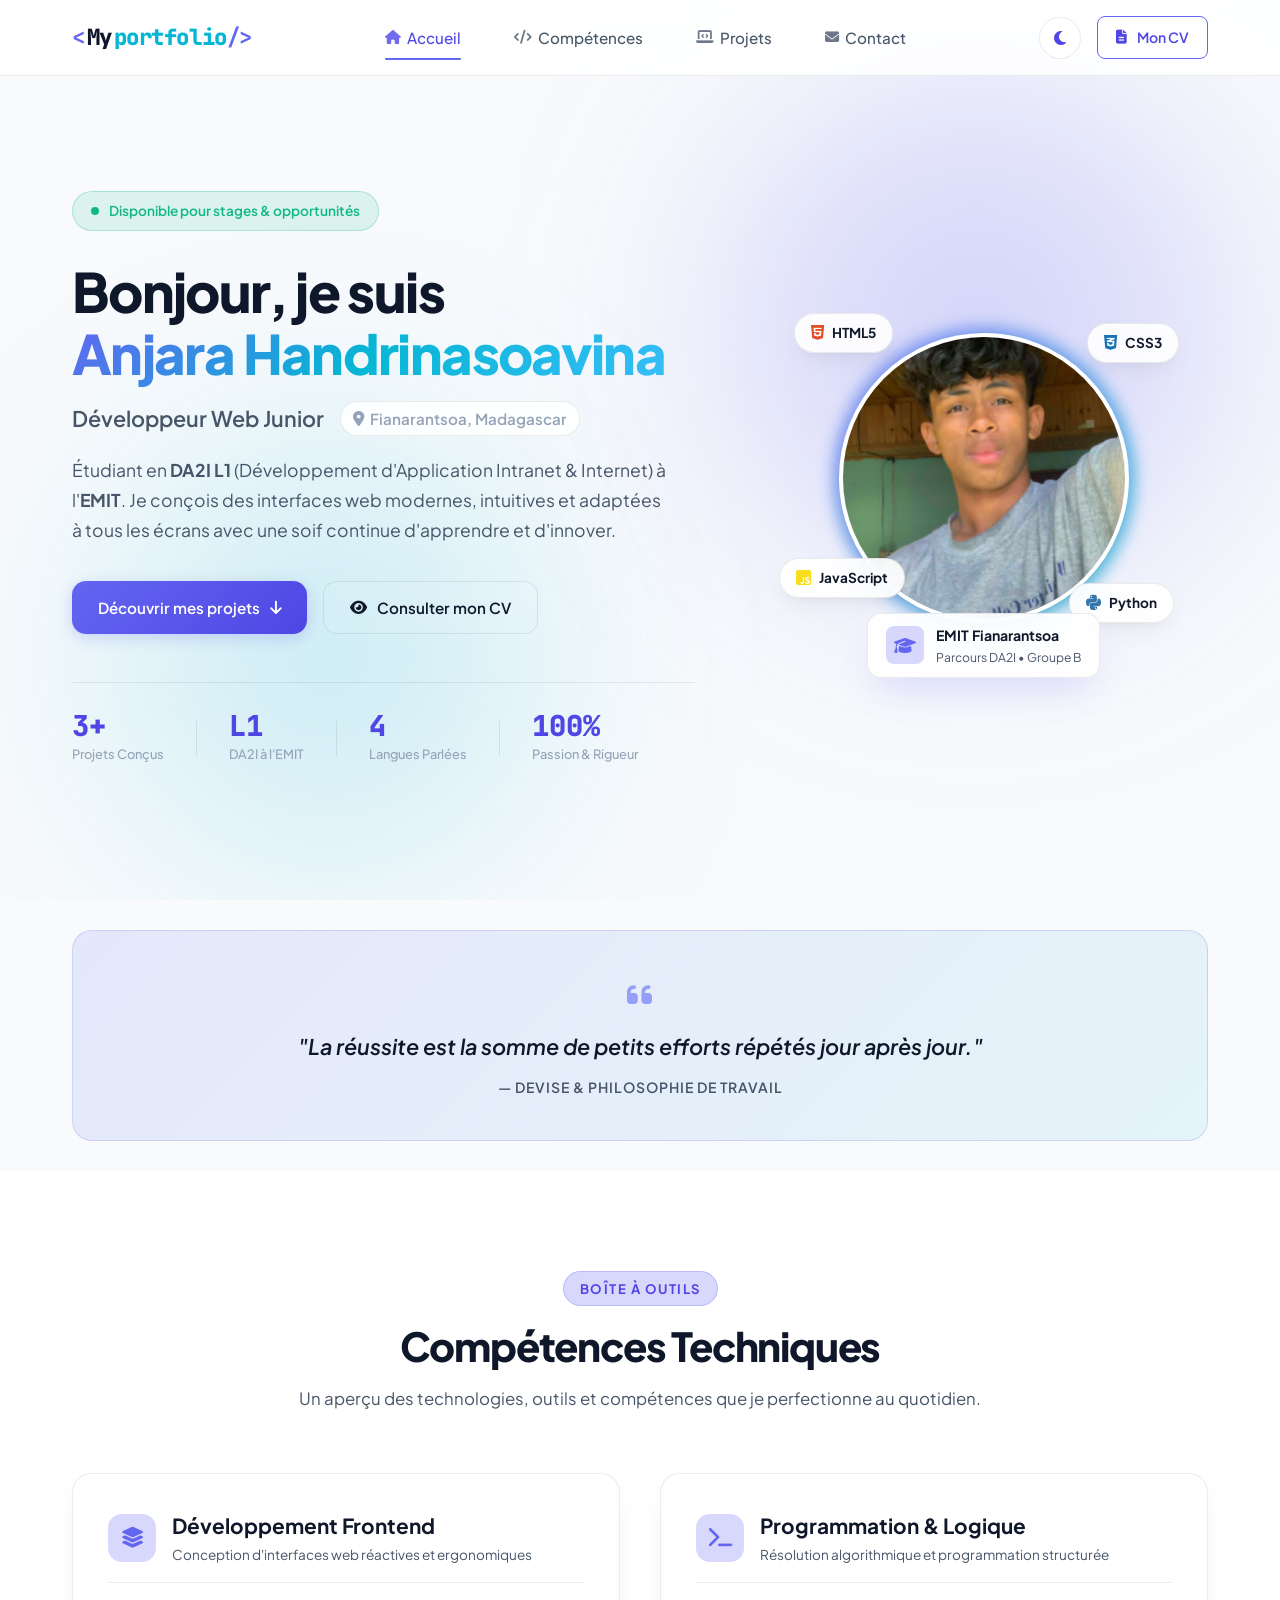
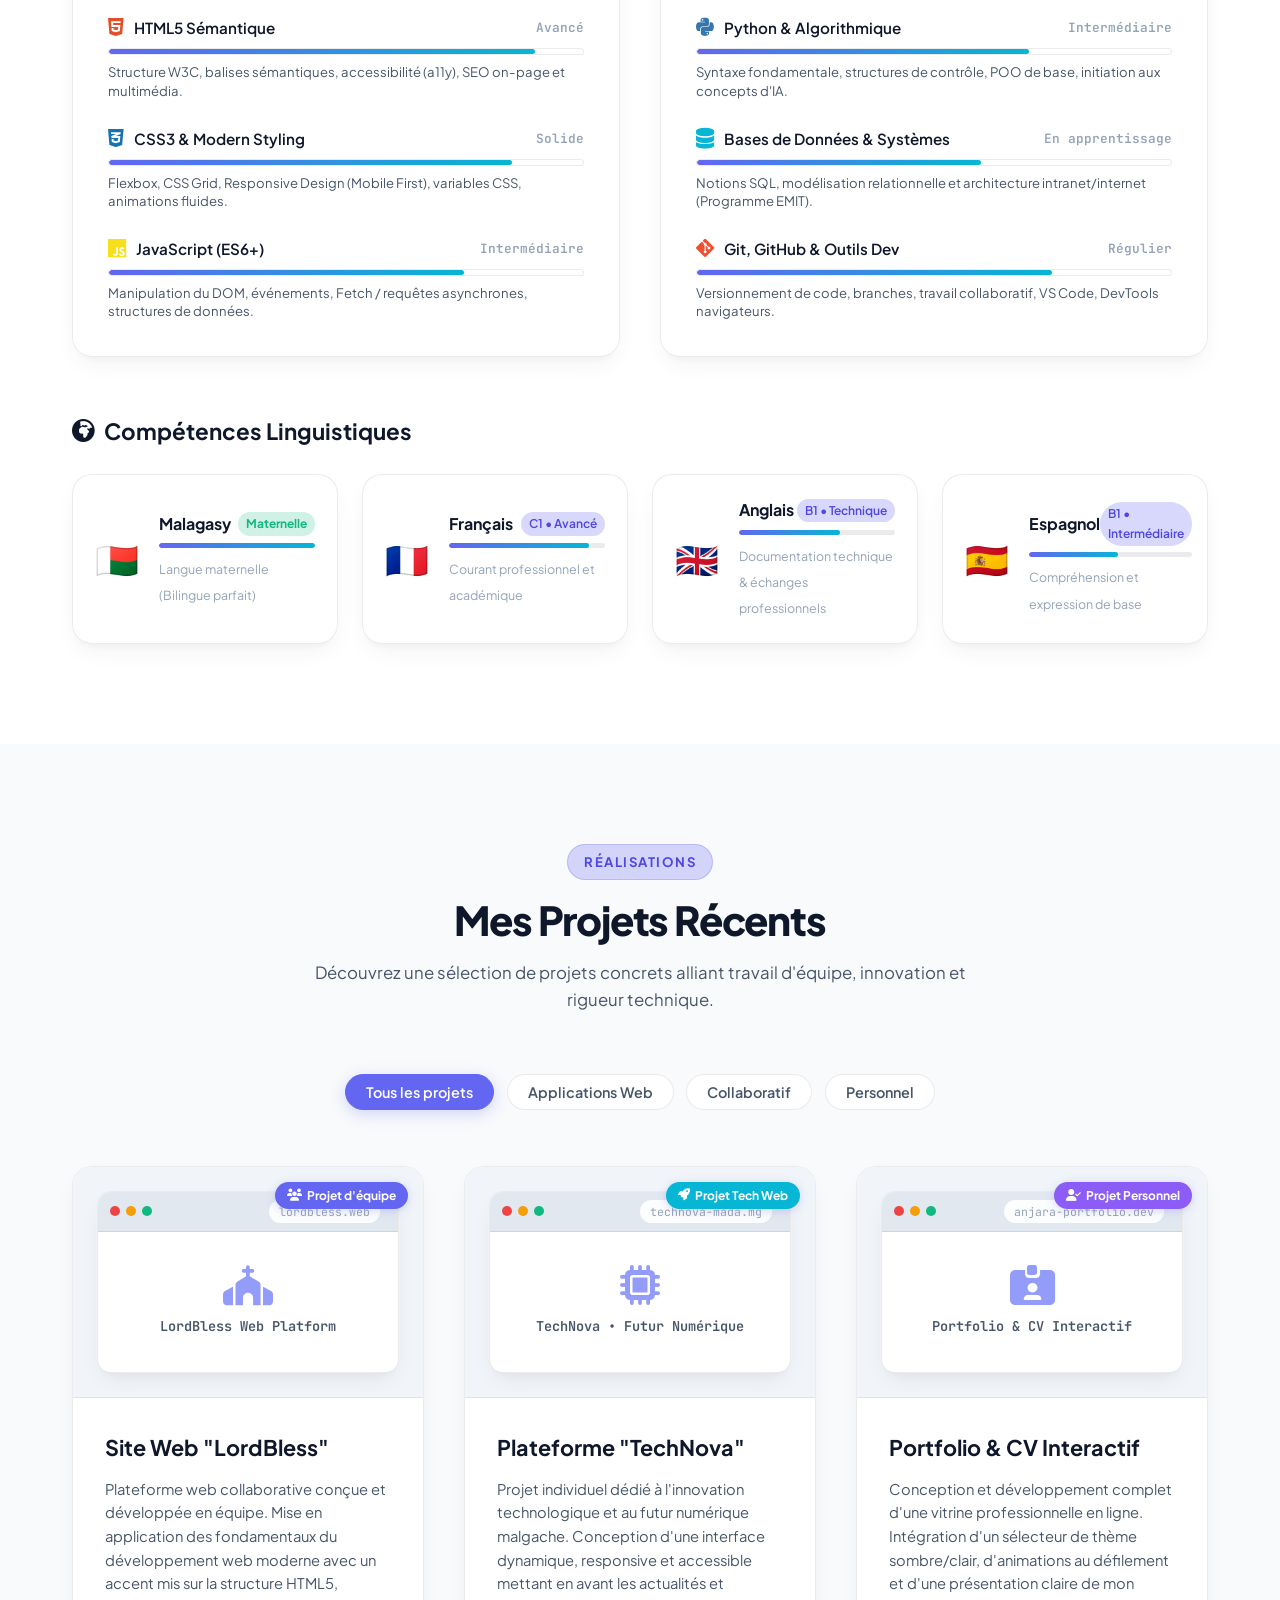
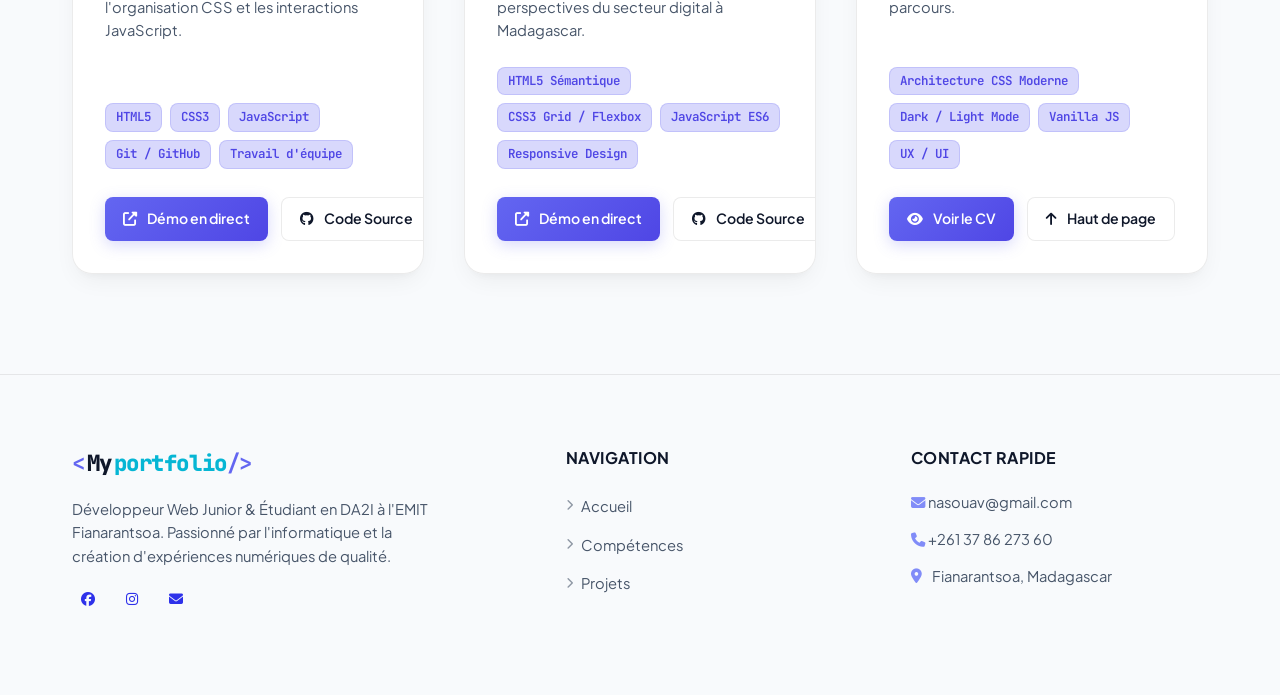
<file: index.html>
<!DOCTYPE html>
<html lang="fr" data-theme="dark">
<head>
    <meta charset="UTF-8">
    <meta name="viewport" content="width=device-width, initial-scale=1.0">
    <title>Anjara Handrinasoavina | Développeur Web Junior & Étudiant DA2I</title>
    <meta name="description" content="Portfolio d'Anjara Handrinasoavina, développeur web junior et étudiant en DA2I à l'EMIT Fianarantsoa. Découvrez mes projets, compétences et contactez-moi pour un stage ou une opportunité.">
    <meta name="keywords" content="Anjara Handrinasoavina, Développeur Web Junior, DA2I, EMIT, Fianarantsoa, Madagascar, HTML, CSS, JavaScript, Python, Portfolio">
    <meta name="author" content="Anjara Handrinasoavina">
    <meta property="og:type" content="website">
    <meta property="og:title" content="Anjara Handrinasoavina | Développeur Web Junior">
    <meta property="og:description" content="Développeur Web Junior passionné par la création d'expériences web modernes et performantes.">
    <meta property="og:image" content="photo_my.jfif">
    <link rel="preconnect" href="https://fonts.googleapis.com">
    <link rel="preconnect" href="https://fonts.gstatic.com" crossorigin>
    <link href="https://fonts.googleapis.com/css2?family=Plus+Jakarta+Sans:wght@300;400;500;600;700;800&family=JetBrains+Mono:wght@400;500;600&display=swap" rel="stylesheet">
    <link rel="stylesheet" href="https://cdnjs.cloudflare.com/ajax/libs/font-awesome/6.5.1/css/all.min.css">
    <link rel="stylesheet" href="anjara.css">
</head>
<body>

    <div id="toast" class="toast" role="status" aria-live="polite">
        <i class="fas fa-check-circle toast-icon"></i>
        <span id="toast-message">Copié dans le presse-papiers !</span>
    </div>

    <header class="navbar" id="navbar">
        <div class="nav-container">
            <a href="#accueil" class="brand-logo" aria-label="Accueil">
                <span class="logo-bracket">&lt;</span><span class="logo-name">My</span><span class="logo-dot">portfolio</span><span class="logo-bracket"> /&gt;</span>
            </a>

            <nav class="nav-menu" id="navMenu">
                <a href="#accueil" class="nav-link active"><i class="fas fa-home"></i> Accueil</a>
                <a href="#competences" class="nav-link"><i class="fas fa-code"></i> Compétences</a>
                <a href="#projets" class="nav-link"><i class="fas fa-laptop-code"></i> Projets</a>
                <a href="#contact" class="nav-link"><i class="fas fa-envelope"></i> Contact</a>
                <div class="mobile-nav-cta">
                    <a href="cvanjara.html" class="btn btn-outline btn-sm"><i class="fas fa-file-alt"></i> Mon CV</a>
                </div>
            </nav>

            <div class="nav-actions">
                <button class="theme-toggle" id="themeToggle" title="Changer de thème (Clair / Sombre)" aria-label="Changer de thème">
                    <i class="fas fa-sun sun-icon"></i>
                    <i class="fas fa-moon moon-icon"></i>
                </button>

                <a href="cvanjara.html" class="btn btn-outline btn-sm desktop-only">
                    <i class="fas fa-file-alt"></i> Mon CV
                </a>

                <button class="menu-toggle" id="menuToggle" aria-label="Ouvrir le menu" aria-expanded="false">
                    <span class="bar"></span>
                    <span class="bar"></span>
                    <span class="bar"></span>
                </button>
            </div>
        </div>
    </header>

    <div class="nav-overlay" id="navOverlay"></div>

    <main>
        <section id="accueil" class="acceuil-section">
            <div class="acceuil-glow glow-1"></div>
            <div class="acceuil-glow glow-2"></div>

            <div class="container acceuil-container">
                <div class="acceuil-text-content">
                    <div class="status-badge">
                        <span class="status-pulse"></span>
                        <span>Disponible pour stages & opportunités</span>
                    </div>

                    <h1 class="acceuil-title">
                        Bonjour, je suis <br>
                        <span class="text-gradient">Anjara Handrinasoavina</span>
                    </h1>

                    <h2 class="acceuil-subtitle">
                        <span class="typing-text">Développeur Web Junior</span>
                        <span class="acceuil-location"><i class="fas fa-map-marker-alt"></i> Fianarantsoa, Madagascar</span>
                    </h2>

                    <p class="acceuil-description">
                        Étudiant en <strong>DA2I L1</strong> (Développement d'Application Intranet & Internet) à l'<strong>EMIT</strong>.
                        Je conçois des interfaces web modernes, intuitives et adaptées à tous les écrans avec une soif continue d'apprendre et d'innover.
                    </p>

                    <div class="acceuil-cta-group">
                        <a href="#projets" class="btn btn-primary">
                            <span>Découvrir mes projets</span>
                            <i class="fas fa-arrow-down"></i>
                        </a>
                        <a href="cvanjara.html" class="btn btn-glass">
                            <i class="fas fa-eye"></i>
                            <span>Consulter mon CV</span>
                        </a>
                    </div>

                    <div class="acceuil-stats">
                        <div class="stat-item">
                            <span class="stat-number">3+</span>
                            <span class="stat-label">Projets Conçus</span>
                        </div>
                        <div class="stat-divider"></div>
                        <div class="stat-item">
                            <span class="stat-number">L1</span>
                            <span class="stat-label">DA2I à l'EMIT</span>
                        </div>
                        <div class="stat-divider"></div>
                        <div class="stat-item">
                            <span class="stat-number">4</span>
                            <span class="stat-label">Langues Parlées</span>
                        </div>
                        <div class="stat-divider"></div>
                        <div class="stat-item">
                            <span class="stat-number">100%</span>
                            <span class="stat-label">Passion & Rigueur</span>
                        </div>
                    </div>
                </div>

                <div class="acceuil-visual">
                    <div class="profile-card-wrapper">
                        <div class="floating-pill pill-html">
                            <i class="fab fa-html5"></i> <span>HTML5</span>
                        </div>
                        <div class="floating-pill pill-css">
                            <i class="fab fa-css3-alt"></i> <span>CSS3</span>
                        </div>
                        <div class="floating-pill pill-js">
                            <i class="fab fa-js-square"></i> <span>JavaScript</span>
                        </div>
                        <div class="floating-pill pill-python">
                            <i class="fab fa-python"></i> <span>Python</span>
                        </div>

                        <div class="profile-frame">
                            <div class="profile-border-glow"></div>
                            <div class="profile-img-box">
                                <img src="photo_my.jfif" alt="Anjara Handrinasoavina - Développeur Web Junior" class="profile-img" onerror="this.onerror=null; this.src='data:image/svg+xml;utf8,<svg xmlns=\'http://www.w3.org/2000/svg\' width=\'300\' height=\'300\' viewBox=\'0 0 100 100\'><circle cx=\'50\' cy=\'50\' r=\'50\' fill=\'%233b82f6\'/><text x=\'50\' y=\'58\' font-size=\'36\' font-family=\'sans-serif\' font-weight=\'bold\' fill=\'%23ffffff\' text-anchor=\'middle\'>AH</text></svg>';">
                            </div>
                        </div>

                        <div class="floating-status-card">
                            <div class="status-icon"><i class="fas fa-graduation-cap"></i></div>
                            <div>
                                <div class="status-title">EMIT Fianarantsoa</div>
                                <div class="status-sub">Parcours DA2I • Groupe B</div>
                            </div>
                        </div>
                    </div>
                </div>
            </div>
        </section>

        <section class="philosophy-section">
            <div class="container">
                <div class="philosophy-card">
                    <div class="quote-icon"><i class="fas fa-quote-left"></i></div>
                    <blockquote class="quote-text">
                        "La réussite est la somme de petits efforts répétés jour après jour."
                    </blockquote>
                    <div class="quote-author">— Devise & Philosophie de Travail</div>
                </div>
            </div>
        </section>

        <section id="competences" class="section bg-surface">
            <div class="container">
                <div class="section-header">
                    <span class="section-pill">Boîte à outils</span>
                    <h2 class="section-title">Compétences Techniques</h2>
                    <p class="section-subtitle">Un aperçu des technologies, outils et compétences que je perfectionne au quotidien.</p>
                </div>

                <div class="skills-categories-grid">
                    <div class="glass-card skill-box">
                        <div class="skill-box-header">
                            <div class="skill-cat-icon"><i class="fas fa-layer-group"></i></div>
                            <div>
                                <h3>Développement Frontend</h3>
                                <p class="cat-desc">Conception d'interfaces web réactives et ergonomiques</p>
                            </div>
                        </div>

                        <div class="skill-items-list">
                            <div class="skill-detail-item">
                                <div class="skill-info">
                                    <div class="skill-brand">
                                        <i class="fab fa-html5 brand-icon html-color"></i>
                                        <span class="skill-name">HTML5 Sémantique</span>
                                    </div>
                                    <span class="skill-level-text">Avancé</span>
                                </div>
                                <div class="skill-progress-bar">
                                    <div class="skill-fill" style="width: 90%;"></div>
                                </div>
                                <p class="skill-note">Structure W3C, balises sémantiques, accessibilité (a11y), SEO on-page et multimédia.</p>
                            </div>

                            <div class="skill-detail-item">
                                <div class="skill-info">
                                    <div class="skill-brand">
                                        <i class="fab fa-css3-alt brand-icon css-color"></i>
                                        <span class="skill-name">CSS3 & Modern Styling</span>
                                    </div>
                                    <span class="skill-level-text">Solide</span>
                                </div>
                                <div class="skill-progress-bar">
                                    <div class="skill-fill" style="width: 85%;"></div>
                                </div>
                                <p class="skill-note">Flexbox, CSS Grid, Responsive Design (Mobile First), variables CSS, animations fluides.</p>
                            </div>

                            <div class="skill-detail-item">
                                <div class="skill-info">
                                    <div class="skill-brand">
                                        <i class="fab fa-js brand-icon js-color"></i>
                                        <span class="skill-name">JavaScript (ES6+)</span>
                                    </div>
                                    <span class="skill-level-text">Intermédiaire</span>
                                </div>
                                <div class="skill-progress-bar">
                                    <div class="skill-fill" style="width: 75%;"></div>
                                </div>
                                <p class="skill-note">Manipulation du DOM, événements, Fetch / requêtes asynchrones, structures de données.</p>
                            </div>
                        </div>
                    </div>

                    <div class="glass-card skill-box">
                        <div class="skill-box-header">
                            <div class="skill-cat-icon"><i class="fas fa-terminal"></i></div>
                            <div>
                                <h3>Programmation & Logique</h3>
                                <p class="cat-desc">Résolution algorithmique et programmation structurée</p>
                            </div>
                        </div>

                        <div class="skill-items-list">
                            <div class="skill-detail-item">
                                <div class="skill-info">
                                    <div class="skill-brand">
                                        <i class="fab fa-python brand-icon python-color"></i>
                                        <span class="skill-name">Python & Algorithmique</span>
                                    </div>
                                    <span class="skill-level-text">Intermédiaire</span>
                                </div>
                                <div class="skill-progress-bar">
                                    <div class="skill-fill" style="width: 70%;"></div>
                                </div>
                                <p class="skill-note">Syntaxe fondamentale, structures de contrôle, POO de base, initiation aux concepts d'IA.</p>
                            </div>

                            <div class="skill-detail-item">
                                <div class="skill-info">
                                    <div class="skill-brand">
                                        <i class="fas fa-database brand-icon db-color"></i>
                                        <span class="skill-name">Bases de Données & Systèmes</span>
                                    </div>
                                    <span class="skill-level-text">En apprentissage</span>
                                </div>
                                <div class="skill-progress-bar">
                                    <div class="skill-fill" style="width: 60%;"></div>
                                </div>
                                <p class="skill-note">Notions SQL, modélisation relationnelle et architecture intranet/internet (Programme EMIT).</p>
                            </div>

                            <div class="skill-detail-item">
                                <div class="skill-info">
                                    <div class="skill-brand">
                                        <i class="fab fa-git-alt brand-icon git-color"></i>
                                        <span class="skill-name">Git, GitHub & Outils Dev</span>
                                    </div>
                                    <span class="skill-level-text">Régulier</span>
                                </div>
                                <div class="skill-progress-bar">
                                    <div class="skill-fill" style="width: 75%;"></div>
                                </div>
                                <p class="skill-note">Versionnement de code, branches, travail collaboratif, VS Code, DevTools navigateurs.</p>
                            </div>
                        </div>
                    </div>
                </div>

                <div class="languages-block">
                    <h3 class="languages-title"><i class="fas fa-globe-africa"></i> Compétences Linguistiques</h3>
                    
                    <div class="languages-cards-grid">
                        <div class="glass-card lang-card">
                            <div class="lang-flag-indicator">🇲🇬</div>
                            <div class="lang-content">
                                <div class="lang-header">
                                    <span class="lang-title">Malagasy</span>
                                    <span class="lang-badge-native">Maternelle</span>
                                </div>
                                <div class="lang-bar"><span class="lang-level-fill" style="width: 100%;"></span></div>
                                <span class="lang-desc">Langue maternelle (Bilingue parfait)</span>
                            </div>
                        </div>

                        <div class="glass-card lang-card">
                            <div class="lang-flag-indicator">🇫🇷</div>
                            <div class="lang-content">
                                <div class="lang-header">
                                    <span class="lang-title">Français</span>
                                    <span class="lang-badge-level">C1 • Avancé</span>
                                </div>
                                <div class="lang-bar"><span class="lang-level-fill" style="width: 90%;"></span></div>
                                <span class="lang-desc">Courant professionnel et académique</span>
                            </div>
                        </div>

                        <div class="glass-card lang-card">
                            <div class="lang-flag-indicator">🇬🇧</div>
                            <div class="lang-content">
                                <div class="lang-header">
                                    <span class="lang-title">Anglais</span>
                                    <span class="lang-badge-level">B1 • Technique</span>
                                </div>
                                <div class="lang-bar"><span class="lang-level-fill" style="width: 65%;"></span></div>
                                <span class="lang-desc">Documentation technique & échanges professionnels</span>
                            </div>
                        </div>

                        <div class="glass-card lang-card">
                            <div class="lang-flag-indicator">🇪🇸</div>
                            <div class="lang-content">
                                <div class="lang-header">
                                    <span class="lang-title">Espagnol</span>
                                    <span class="lang-badge-level">B1 • Intermédiaire</span>
                                </div>
                                <div class="lang-bar"><span class="lang-level-fill" style="width: 55%;"></span></div>
                                <span class="lang-desc">Compréhension et expression de base</span>
                            </div>
                        </div>
                    </div>
                </div>
            </div>
        </section>

        <section id="projets" class="section">
            <div class="container">
                <div class="section-header">
                    <span class="section-pill">Réalisations</span>
                    <h2 class="section-title">Mes Projets Récents</h2>
                    <p class="section-subtitle">Découvrez une sélection de projets concrets alliant travail d'équipe, innovation et rigueur technique.</p>
                </div>

                <div class="projects-filter">
                    <button class="filter-btn active" data-filter="all">Tous les projets</button>
                    <button class="filter-btn" data-filter="web">Applications Web</button>
                    <button class="filter-btn" data-filter="team">Collaboratif</button>
                    <button class="filter-btn" data-filter="personal">Personnel</button>
                </div>

                <div class="projects-grid">
                    <article class="glass-card project-card" data-category="web team">
                        <div class="project-banner">
                            <div class="project-preview-mockup mockup-lordbless">
                                <div class="mockup-header">
                                    <span class="dot red"></span>
                                    <span class="dot yellow"></span>
                                    <span class="dot green"></span>
                                    <span class="mockup-url">lordbless.web</span>
                                </div>
                                <div class="mockup-body">
                                    <i class="fas fa-church mockup-icon"></i>
                                    <div class="mockup-label">LordBless Web Platform</div>
                                </div>
                            </div>
                            <span class="project-category-badge"><i class="fas fa-users"></i> Projet d'équipe</span>
                        </div>

                        <div class="project-details">
                            <h3 class="project-name">Site Web "LordBless"</h3>
                            <p class="project-description">
                                Plateforme web collaborative conçue et développée en équipe. Mise en application des fondamentaux du développement web moderne avec un accent mis sur la structure HTML5, l'organisation CSS et les interactions JavaScript.
                            </p>

                            <div class="project-tech-tags">
                                <span class="tech-tag">HTML5</span>
                                <span class="tech-tag">CSS3</span>
                                <span class="tech-tag">JavaScript</span>
                                <span class="tech-tag">Git / GitHub</span>
                                <span class="tech-tag">Travail d'équipe</span>
                            </div>

                            <div class="project-actions">
                                <a href="https://laatr34.github.io/LordBless/" target="_blank" rel="noopener noreferrer" class="btn btn-primary btn-sm">
                                    <i class="fas fa-external-link-alt"></i> Démo en direct
                                </a>
                                <a href="https://github.com/AnjaraHandrinasoavina" target="_blank" rel="noopener noreferrer" class="btn btn-secondary btn-sm" title="Consulter le profil GitHub">
                                    <i class="fab fa-github"></i> Code Source
                                </a>
                            </div>
                        </div>
                    </article>

                    <article class="glass-card project-card" data-category="web personal">
                        <div class="project-banner">
                            <div class="project-preview-mockup mockup-technova">
                                <div class="mockup-header">
                                    <span class="dot red"></span>
                                    <span class="dot yellow"></span>
                                    <span class="dot green"></span>
                                    <span class="mockup-url">technova-mada.mg</span>
                                </div>
                                <div class="mockup-body">
                                    <i class="fas fa-microchip mockup-icon"></i>
                                    <div class="mockup-label">TechNova • Futur Numérique</div>
                                </div>
                            </div>
                            <span class="project-category-badge badge-tech"><i class="fas fa-rocket"></i> Projet Tech Web</span>
                        </div>

                        <div class="project-details">
                            <h3 class="project-name">Plateforme "TechNova"</h3>
                            <p class="project-description">
                                Projet individuel dédié à l'innovation technologique et au futur numérique malgache. Conception d'une interface dynamique, responsive et accessible mettant en avant les actualités et perspectives du secteur digital à Madagascar.
                            </p>

                            <div class="project-tech-tags">
                                <span class="tech-tag">HTML5 Sémantique</span>
                                <span class="tech-tag">CSS3 Grid / Flexbox</span>
                                <span class="tech-tag">JavaScript ES6</span>
                                <span class="tech-tag">Responsive Design</span>
                            </div>

                            <div class="project-actions">
                                <a href="https://anjarahandrinasoavina.github.io/TechNova/" target="_blank" rel="noopener noreferrer" class="btn btn-primary btn-sm">
                                    <i class="fas fa-external-link-alt"></i> Démo en direct
                                </a>
                                <a href="https://github.com/AnjaraHandrinasoavina/TechNova" target="_blank" rel="noopener noreferrer" class="btn btn-secondary btn-sm" title="Dépôt GitHub du projet">
                                    <i class="fab fa-github"></i> Code Source
                                </a>
                            </div>
                        </div>
                    </article>

                    <article class="glass-card project-card" data-category="web personal">
                        <div class="project-banner">
                            <div class="project-preview-mockup mockup-portfolio">
                                <div class="mockup-header">
                                    <span class="dot red"></span>
                                    <span class="dot yellow"></span>
                                    <span class="dot green"></span>
                                    <span class="mockup-url">anjara-portfolio.dev</span>
                                </div>
                                <div class="mockup-body">
                                    <i class="fas fa-id-card-alt mockup-icon"></i>
                                    <div class="mockup-label">Portfolio & CV Interactif</div>
                                </div>
                            </div>
                            <span class="project-category-badge badge-personal"><i class="fas fa-user-check"></i> Projet Personnel</span>
                        </div>

                        <div class="project-details">
                            <h3 class="project-name">Portfolio & CV Interactif</h3>
                            <p class="project-description">
                                Conception et développement complet d'une vitrine professionnelle en ligne. Intégration d'un sélecteur de thème sombre/clair, d'animations au défilement et d'une présentation claire de mon parcours.
                            </p>

                            <div class="project-tech-tags">
                                <span class="tech-tag">Architecture CSS Moderne</span>
                                <span class="tech-tag">Dark / Light Mode</span>
                                <span class="tech-tag">Vanilla JS</span>
                                <span class="tech-tag">UX / UI</span>
                            </div>

                            <div class="project-actions">
                                <a href="cvanjara.html" class="btn btn-primary btn-sm">
                                    <i class="fas fa-eye"></i> Voir le CV
                                </a>
                                <a href="#accueil" class="btn btn-secondary btn-sm">
                                    <i class="fas fa-arrow-up"></i> Haut de page
                                </a>
                            </div>
                        </div>
                    </article>

                </div>
            </div>
        </section>
    </main>

    <section id="contact">
        <footer class="footer">
        <div class="container footer-container">
            <div  class="footer-top">
                <div class="footer-brand">
                    <a href="#accueil" class="brand-logo">
                        <span class="logo-bracket">&lt;</span><span class="logo-name">My</span><span class="logo-dot">portfolio</span><span class="logo-bracket"> /&gt;</span>
                    </a>
                    <p class="footer-desc">
                        Développeur Web Junior & Étudiant en DA2I à l'EMIT Fianarantsoa. Passionné par l'informatique et la création d'expériences numériques de qualité.
                    </p>
                    <div class="footer-socials">
                        <a href="https://web.facebook.com/handrinasoavina.anjara" target="_blank" aria-label="Facebook"><i class="fa-brands fa-facebook"></i></a>
                        <a href="https://www.instagram.com/handrinasoavina_nh/" target="_blank" aria-label="Instagram"><i class="fa-brands fa-instagram"></i></a>
                        <a href="mailto:nasouav@gmail.com" target="_blank" aria-label="envelope"><i class="fa-solid fa-envelope"></i></a>
                    </div>
                </div>

                <div class="footer-nav">
                    <h4 class="footer-heading">Navigation</h4>
                    <ul class="footer-links">
                        <li><a href="#accueil"><i class="fas fa-chevron-right"></i> Accueil</a></li>
                        <li><a href="#competences"><i class="fas fa-chevron-right"></i> Compétences</a></li>
                        <li><a href="#projets"><i class="fas fa-chevron-right"></i> Projets</a></li>
                    </ul>
                </div>

                <div class="footer-contact">
                    <h4 class="footer-heading">Contact Rapide</h4>
                    <p><a href="mailto:nasouav@gmail.com"><i class="fas fa-envelope"></i> nasouav@gmail.com</a></p>
                    <p><a href="tel:+261378627360"><i class="fas fa-phone"></i> +261 37 86 273 60</a></p>
                    <p><i class="fas fa-map-marker-alt"></i> Fianarantsoa, Madagascar</p>
                </div>
            </div>
        </div>
        </footer>
    </section>
    <button class="back-to-top" id="backToTop" aria-label="Retour en haut de page" title="Retour en haut">
        <i class="fas fa-arrow-up"></i>
    </button>

    <script src="anjara.js"></script>
</body>
</html>
</file>
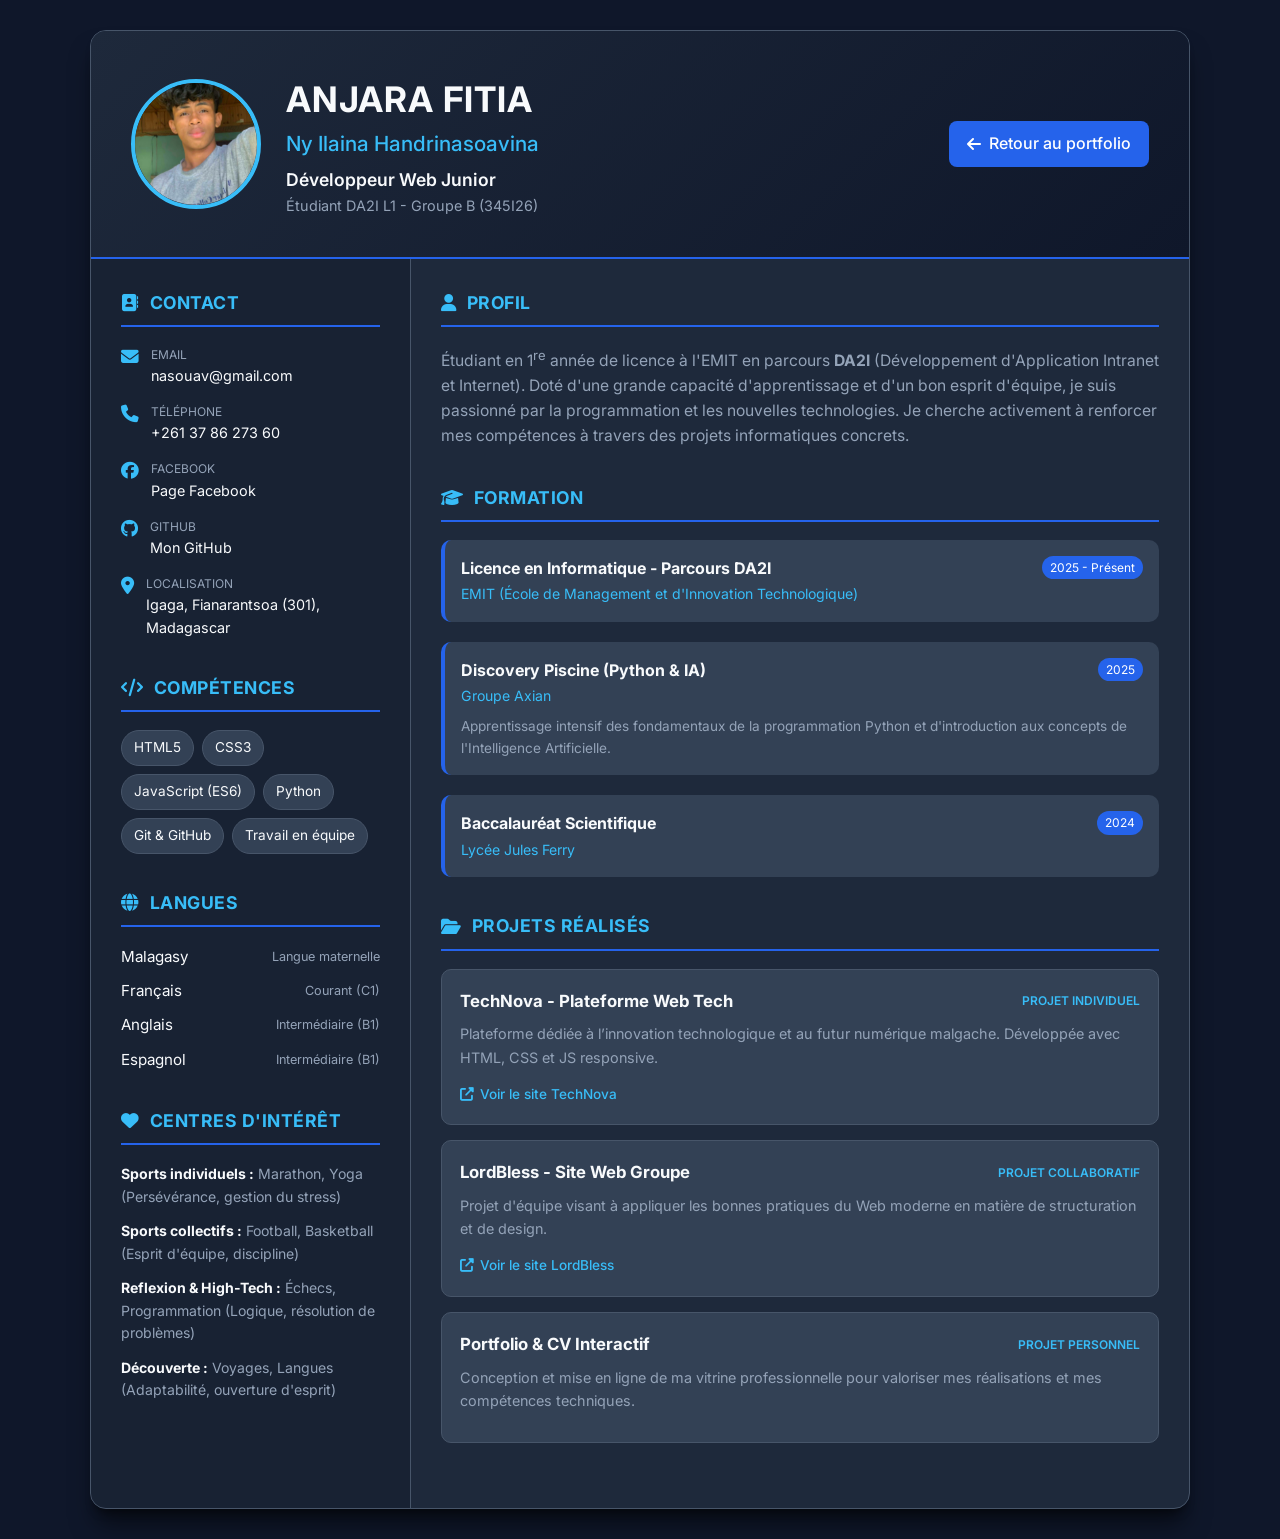
<file: cvanjara.html>
<!DOCTYPE html>
<html lang="fr">
<head>
    <meta charset="UTF-8">
    <meta name="viewport" content="width=device-width, initial-scale=1.0">
    <title>CV | Anjara Fitia Ny Ilaina Handrinasoavina</title>
    <link rel="preconnect" href="https://fonts.googleapis.com">
    <link rel="preconnect" href="https://fonts.gstatic.com" crossorigin>
    <link href="https://fonts.googleapis.com/css2?family=Inter:wght@300;400;500;600;700&display=swap" rel="stylesheet">
    <link rel="stylesheet" href="https://cdnjs.cloudflare.com/ajax/libs/font-awesome/6.4.0/css/all.min.css">
    <link rel="stylesheet" href="cvanjara.css">
</head>
<body>

    <div class="cv-wrapper">
        <header class="cv-header">
            <div class="header-content">
                <div class="profile-img-container">
                    <img src="photo_my.jfif" alt="Photo de profil" class="profile-img">
                </div>
                <div class="header-text">
                    <h1>ANJARA FITIA</h1>
                    <h2>Ny Ilaina Handrinasoavina</h2>
                    <p class="tagline">Développeur Web Junior</p>
                    <p class="status">Étudiant DA2I L1 - Groupe B (345I26)</p>
                </div>
            </div>
            <div class="back-link">
                <a href="index.html" class="btn-back"><i class="fas fa-arrow-left"></i> Retour au portfolio</a>
            </div>
        </header>

        <div class="cv-grid">
            <aside class="sidebar">
                <section class="cv-section">
                    <h3><i class="fas fa-address-book"></i> CONTACT</h3>
                    <ul class="contact-list">
                        <li>
                            <i class="fas fa-envelope"></i>
                            <div>
                                <span>Email</span>
                                <a href="mailto:nasouav@gmail.com">nasouav@gmail.com</a>
                            </div>
                        </li>
                        <li>
                            <i class="fas fa-phone"></i>
                            <div>
                                <span>Téléphone</span>
                                <a href="tel:+261378627360">+261 37 86 273 60</a>
                            </div>
                        </li>
                        <li>
                            <i class="fab fa-facebook"></i>
                            <div>
                                <span>Facebook</span>
                                <a href="https://www.facebook.com/handrinasoavina.anjara" target="_blank">Page Facebook</a>
                            </div>
                        </li>
                        <li>
                            <i class="fab fa-github"></i>
                            <div>
                                <span>GitHub</span>
                                <a href="https://github.com/AnjaraHandrinasoavina" target="_blank">Mon GitHub</a>
                            </div>
                        </li>
                        <li>
                            <i class="fas fa-map-marker-alt"></i>
                            <div>
                                <span>Localisation</span>
                                <p>Igaga, Fianarantsoa (301), Madagascar</p>
                            </div>
                        </li>
                    </ul>
                </section>

                <section class="cv-section">
                    <h3><i class="fas fa-code"></i> COMPÉTENCES</h3>
                    <div class="skills-tags">
                        <span class="tag">HTML5</span>
                        <span class="tag">CSS3</span>
                        <span class="tag">JavaScript (ES6)</span>
                        <span class="tag">Python</span>
                        <span class="tag">Git & GitHub</span>
                        <span class="tag">Travail en équipe</span>
                    </div>
                </section>

                <section class="cv-section">
                    <h3><i class="fas fa-globe"></i> LANGUES</h3>
                    <ul class="languages-list">
                        <li><span>Malagasy</span> <small>Langue maternelle</small></li>
                        <li><span>Français</span> <small>Courant (C1)</small></li>
                        <li><span>Anglais</span> <small>Intermédiaire (B1)</small></li>
                        <li><span>Espagnol</span> <small>Intermédiaire (B1)</small></li>
                    </ul>
                </section>

                <section class="cv-section">
                    <h3><i class="fas fa-heart"></i> CENTRES D'INTÉRÊT</h3>
                    <ul class="interests-list">
                        <li><strong>Sports individuels :</strong> Marathon, Yoga (Persévérance, gestion du stress)</li>
                        <li><strong>Sports collectifs :</strong> Football, Basketball (Esprit d'équipe, discipline)</li>
                        <li><strong>Reflexion & High-Tech :</strong> Échecs, Programmation (Logique, résolution de problèmes)</li>
                        <li><strong>Découverte :</strong> Voyages, Langues (Adaptabilité, ouverture d'esprit)</li>
                    </ul>
                </section>
            </aside>

            <main class="main-content">
                <section class="cv-section">
                    <h3><i class="fas fa-user"></i> PROFIL</h3>
                    <p class="profile-desc">
                        Étudiant en 1<sup>re</sup> année de licence à l'EMIT en parcours <strong>DA2I</strong> (Développement d'Application Intranet et Internet). Doté d'une grande capacité d'apprentissage et d'un bon esprit d'équipe, je suis passionné par la programmation et les nouvelles technologies. Je cherche activement à renforcer mes compétences à travers des projets informatiques concrets.
                    </p>
                </section>

                <section class="cv-section">
                    <h3><i class="fas fa-graduation-cap"></i> FORMATION</h3>
                    <div class="timeline-cv">
                        <div class="item">
                            <div class="item-header">
                                <h4>Licence en Informatique - Parcours DA2I</h4>
                                <span class="badge-date">2025 - Présent</span>
                            </div>
                            <p class="institution">EMIT (École de Management et d'Innovation Technologique)</p>
                        </div>

                        <div class="item">
                            <div class="item-header">
                                <h4>Discovery Piscine (Python & IA)</h4>
                                <span class="badge-date">2025</span>
                            </div>
                            <p class="institution">Groupe Axian</p>
                            <p class="item-desc">Apprentissage intensif des fondamentaux de la programmation Python et d'introduction aux concepts de l'Intelligence Artificielle.</p>
                        </div>

                        <div class="item">
                            <div class="item-header">
                                <h4>Baccalauréat Scientifique</h4>
                                <span class="badge-date">2024</span>
                            </div>
                            <p class="institution">Lycée Jules Ferry</p>
                        </div>
                    </div>
                </section>

                <section class="cv-section">
                    <h3><i class="fas fa-folder-open"></i> PROJETS RÉALISÉS</h3>
                    <div class="projects-cv-grid">
                        <div class="project-cv-card">
                            <div class="project-cv-header">
                                <h4>TechNova - Plateforme Web Tech</h4>
                                <span class="project-type">Projet Individuel</span>
                            </div>
                            <p>Plateforme dédiée à l’innovation technologique et au futur numérique malgache. Développée avec HTML, CSS et JS responsive.</p>
                            <a href="https://anjarahandrinasoavina.github.io/TechNova/" target="_blank" class="project-link"><i class="fas fa-external-link-alt"></i> Voir le site TechNova</a>
                        </div>

                        <div class="project-cv-card">
                            <div class="project-cv-header">
                                <h4>LordBless - Site Web Groupe</h4>
                                <span class="project-type">Projet Collaboratif</span>
                            </div>
                            <p>Projet d'équipe visant à appliquer les bonnes pratiques du Web moderne en matière de structuration et de design.</p>
                            <a href="https://laatr34.github.io/LordBless/" target="_blank" class="project-link"><i class="fas fa-external-link-alt"></i> Voir le site LordBless</a>
                        </div>

                        <div class="project-cv-card">
                            <div class="project-cv-header">
                                <h4>Portfolio & CV Interactif</h4>
                                <span class="project-type">Projet Personnel</span>
                            </div>
                            <p>Conception et mise en ligne de ma vitrine professionnelle pour valoriser mes réalisations et mes compétences techniques.</p>
                        </div>
                    </div>
                </section>
            </main>
        </div>
    </div>

</body>
</html>
</file>
<file: anjara.css>
:root {
    --primary: #6366f1;
    --primary-light: #818cf8;
    --primary-dark: #4f46e5;
    --primary-glow: rgba(99, 102, 241, 0.25);

    --secondary: #06b6d4;
    --secondary-glow: rgba(6, 182, 212, 0.2);

    --accent: #10b981;
    --accent-glow: rgba(16, 185, 129, 0.2);

    --warning: #f59e0b;
    --danger: #ef4444;
    --font-sans: 'Plus Jakarta Sans', system-ui, -apple-system, sans-serif;
    --font-mono: 'JetBrains Mono', monospace;
    --radius-sm: 8px;
    --radius-md: 14px;
    --radius-lg: 20px;
    --radius-full: 9999px;
    --transition-fast: 0.2s cubic-bezier(0.4, 0, 0.2, 1);
    --transition-normal: 0.3s cubic-bezier(0.4, 0, 0.2, 1);
    --transition-slow: 0.5s cubic-bezier(0.4, 0, 0.2, 1);
    --nav-height: 76px;
    --container-width: 1200px;
}

[data-theme="dark"] {
    --bg-body: #0a0f1d;
    --bg-surface: #0f172a;
    --bg-card: rgba(17, 24, 39, 0.75);
    --bg-card-hover: rgba(31, 41, 55, 0.85);
    --bg-glass: rgba(15, 23, 42, 0.82);
    --bg-input: #131d33;

    --border-subtle: rgba(255, 255, 255, 0.08);
    --border-hover: rgba(99, 102, 241, 0.4);

    --text-main: #f8fafc;
    --text-muted: #94a3b8;
    --text-dim: #64748b;

    --shadow-card: 0 10px 30px -10px rgba(0, 0, 0, 0.5);
    --shadow-hover: 0 20px 40px -15px rgba(99, 102, 241, 0.25);
    --card-glow: 0 0 25px rgba(99, 102, 241, 0.12);

    --mockup-bg: #090e1a;
    --mockup-bar: #141c2e;
    --bg-contact-icon: #9294F6;
    --bg-contact: #000000;
}

[data-theme="light"] {
    --bg-body: #f8fafc;
    --bg-surface: #ffffff;
    --bg-card: rgba(255, 255, 255, 0.9);
    --bg-card-hover: #ffffff;
    --bg-glass: rgba(255, 255, 255, 0.88);
    --bg-input: #f1f5f9;

    --border-subtle: rgba(0, 0, 0, 0.08);
    --border-hover: rgba(99, 102, 241, 0.4);

    --text-main: #0f172a;
    --text-muted: #475569;
    --text-dim: #94a3b8;

    --shadow-card: 0 10px 25px -5px rgba(0, 0, 0, 0.06), 0 8px 10px -6px rgba(0, 0, 0, 0.04);
    --shadow-hover: 0 20px 35px -10px rgba(99, 102, 241, 0.18);
    --card-glow: 0 0 20px rgba(99, 102, 241, 0.08);

    --mockup-bg: #f1f5f9;
    --mockup-bar: #e2e8f0;

    --bg-contact-icon: #2E31EA;
    --bg-contact: #f8fafc;
}

*, *::before, *::after {
    margin: 0;
    padding: 0;
    box-sizing: border-box;
}

html {
    scroll-behavior: smooth;
    font-size: 16px;
}

body {
    font-family: var(--font-sans);
    background-color: var(--bg-body);
    color: var(--text-main);
    line-height: 1.65;
    overflow-x: hidden;
    transition: background-color var(--transition-normal), color var(--transition-normal);
}

::selection {
    background-color: var(--primary);
    color: #ffffff;
}

a {
    text-decoration: none;
    color: inherit;
    transition: var(--transition-fast);
}

img {
    max-width: 100%;
    height: auto;
    display: block;
}

button, input, textarea {
    font-family: inherit;
    font-size: inherit;
}

.container {
    width: 100%;
    max-width: var(--container-width);
    margin-left: auto;
    margin-right: auto;
    padding-left: 2rem;
    padding-right: 2rem;
}

.section {
    padding: 100px 0;
    position: relative;
}

.bg-surface {
    background-color: var(--bg-surface);
}

.section-header {
    text-align: center;
    max-width: 700px;
    margin: 0 auto 60px;
}

.section-pill {
    display: inline-block;
    padding: 6px 16px;
    background: var(--primary-glow);
    color: var(--primary-light);
    border: 1px solid rgba(99, 102, 241, 0.25);
    font-size: 0.82rem;
    font-weight: 700;
    text-transform: uppercase;
    letter-spacing: 1.5px;
    border-radius: var(--radius-full);
    margin-bottom: 1rem;
}

[data-theme="light"] .section-pill {
    color: var(--primary-dark);
}

.section-title {
    font-size: 2.5rem;
    font-weight: 800;
    letter-spacing: -0.03em;
    line-height: 1.2;
    margin-bottom: 1rem;
    color: var(--text-main);
}

.section-subtitle {
    font-size: 1.05rem;
    color: var(--text-muted);
    line-height: 1.6;
}

.text-gradient {
    background: linear-gradient(135deg, #6366f1 0%, #06b6d4 50%, #38bdf8 100%);
    -webkit-background-clip: text;
    -webkit-text-fill-color: transparent;
}

.glass-card {
    background-color: var(--bg-card);
    backdrop-filter: blur(14px);
    -webkit-backdrop-filter: blur(14px);
    border: 1px solid var(--border-subtle);
    border-radius: var(--radius-lg);
    padding: 2.2rem;
    box-shadow: var(--shadow-card);
    transition: var(--transition-normal);
    position: relative;
}

.glass-card:hover {
    border-color: var(--border-hover);
    box-shadow: var(--shadow-hover);
    transform: translateY(-4px);
}

.btn {
    display: inline-flex;
    align-items: center;
    justify-content: center;
    gap: 10px;
    padding: 13px 26px;
    font-size: 0.95rem;
    font-weight: 600;
    border-radius: var(--radius-md);
    cursor: pointer;
    border: none;
    outline: none;
    transition: var(--transition-fast);
    white-space: nowrap;
}

.btn-sm {
    padding: 9px 18px;
    font-size: 0.88rem;
    border-radius: var(--radius-sm);
}

.btn-block {
    width: 100%;
}

.btn-primary {
    background: linear-gradient(135deg, var(--primary) 0%, var(--primary-dark) 100%);
    color: #ffffff;
    box-shadow: 0 4px 15px var(--primary-glow);
}

.btn-primary:hover {
    transform: translateY(-2px);
    box-shadow: 0 8px 25px var(--primary-glow);
    color: #ffffff;
}

.btn-secondary {
    background: var(--bg-card);
    color: var(--text-main);
    border: 1px solid var(--border-subtle);
}

.btn-secondary:hover {
    background: var(--bg-card-hover);
    border-color: var(--border-hover);
    transform: translateY(-2px);
}

.btn-glass {
    background: rgba(255, 255, 255, 0.06);
    color: var(--text-main);
    border: 1px solid var(--border-subtle);
    backdrop-filter: blur(8px);
}

.btn-glass:hover {
    background: rgba(255, 255, 255, 0.12);
    border-color: var(--primary);
    transform: translateY(-2px);
}

.btn-outline {
    background: transparent;
    color: var(--primary-light);
    border: 1px solid var(--primary);
}

[data-theme="light"] .btn-outline {
    color: var(--primary-dark);
}

.btn-outline:hover {
    background: var(--primary);
    color: #ffffff;
}

.navbar {
    position: fixed;
    top: 0;
    left: 0;
    width: 100%;
    height: var(--nav-height);
    background-color: var(--bg-glass);
    backdrop-filter: blur(16px);
    -webkit-backdrop-filter: blur(16px);
    border-bottom: 1px solid var(--border-subtle);
    z-index: 1000;
    transition: background-color var(--transition-normal), border-color var(--transition-normal);
}

.nav-container {
    max-width: var(--container-width);
    height: 100%;
    margin: 0 auto;
    padding: 0 2rem;
    display: flex;
    align-items: center;
    justify-content: space-between;
}

.brand-logo {
    display: flex;
    align-items: center;
    font-size: 1.4rem;
    font-weight: 800;
    letter-spacing: -0.02em;
    font-family: var(--font-mono);
}

.logo-bracket {
    color: var(--primary);
    font-weight: 700;
}

.logo-name {
    color: var(--text-main);
    margin: 0 2px;
}

.logo-dot {
    color: var(--secondary);
}

.nav-menu {
    display: flex;
    align-items: center;
    gap: 1.8rem;
}

.nav-link {
    font-size: 0.95rem;
    font-weight: 500;
    color: var(--text-muted);
    display: flex;
    align-items: center;
    gap: 6px;
    padding: 8px 12px;
    border-radius: var(--radius-sm);
    position: relative;
}

.nav-link i {
    font-size: 0.88rem;
    opacity: 0.8;
}

.nav-link:hover,
.nav-link.active {
    color: var(--primary-light);
}

[data-theme="light"] .nav-link:hover,
[data-theme="light"] .nav-link.active {
    color: var(--primary-dark);
}

.nav-link.active::after {
    content: '';
    position: absolute;
    bottom: -2px;
    left: 12px;
    right: 12px;
    height: 2px;
    background: var(--primary);
    border-radius: 2px;
}

.mobile-nav-cta {
    display: none;
}

.nav-actions {
    display: flex;
    align-items: center;
    gap: 1rem;
}

.theme-toggle {
    width: 42px;
    height: 42px;
    border-radius: 50%;
    background: var(--bg-card);
    border: 1px solid var(--border-subtle);
    color: var(--text-main);
    display: flex;
    align-items: center;
    justify-content: center;
    cursor: pointer;
    transition: var(--transition-fast);
}

.theme-toggle:hover {
    border-color: var(--primary);
    transform: rotate(15deg);
}

[data-theme="dark"] .sun-icon {
    display: block;
    color: #f59e0b;
}
[data-theme="dark"] .moon-icon {
    display: none;
}

[data-theme="light"] .sun-icon {
    display: none;
}
[data-theme="light"] .moon-icon {
    display: block;
    color: var(--primary-dark);
}

.desktop-only {
    display: inline-flex;
}

.menu-toggle {
    display: none;
    flex-direction: column;
    justify-content: space-between;
    width: 30px;
    height: 22px;
    background: transparent;
    border: none;
    cursor: pointer;
    padding: 0;
    z-index: 1001;
}

.menu-toggle .bar {
    height: 3px;
    width: 100%;
    background-color: var(--text-main);
    border-radius: 3px;
    transition: var(--transition-normal);
}

.menu-toggle.active .bar:nth-child(1) {
    transform: translateY(9px) rotate(45deg);
}

.menu-toggle.active .bar:nth-child(2) {
    opacity: 0;
}

.menu-toggle.active .bar:nth-child(3) {
    transform: translateY(-9px) rotate(-45deg);
}

.acceuil-section {
    min-height: 100vh;
    display: flex;
    align-items: center;
    padding: calc(var(--nav-height) + 60px) 0 80px;
    position: relative;
    overflow: hidden;
}

.acceuil-glow {
    position: absolute;
    border-radius: 50%;
    filter: blur(120px);
    pointer-events: none;
    z-index: 0;
}

.glow-1 {
    width: 480px;
    height: 480px;
    background: var(--primary-glow);
    top: 10%;
    right: 5%;
}

.glow-2 {
    width: 400px;
    height: 400px;
    background: var(--secondary-glow);
    bottom: 5%;
    left: 10%;
}

.acceuil-container {
    display: grid;
    grid-template-columns: 1.25fr 0.9fr;
    gap: 4rem;
    align-items: center;
    position: relative;
    z-index: 1;
}

.status-badge {
    display: inline-flex;
    align-items: center;
    gap: 10px;
    padding: 8px 18px;
    background: rgba(16, 185, 129, 0.12);
    border: 1px solid rgba(16, 185, 129, 0.25);
    color: var(--accent);
    border-radius: var(--radius-full);
    font-size: 0.85rem;
    font-weight: 600;
    margin-bottom: 1.8rem;
}

.status-pulse {
    width: 8px;
    height: 8px;
    background-color: var(--accent);
    border-radius: 50%;
    box-shadow: 0 0 0 0 rgba(16, 185, 129, 0.7);
    animation: pulse 2s infinite;
}

@keyframes pulse {
    0% {
        transform: scale(0.95);
        box-shadow: 0 0 0 0 rgba(16, 185, 129, 0.7);
    }
    70% {
        transform: scale(1);
        box-shadow: 0 0 0 8px rgba(16, 185, 129, 0);
    }
    100% {
        transform: scale(0.95);
        box-shadow: 0 0 0 0 rgba(16, 185, 129, 0);
    }
}

.acceuil-title {
    font-size: 3.4rem;
    font-weight: 800;
    line-height: 1.15;
    letter-spacing: -0.03em;
    margin-bottom: 1rem;
}

.acceuil-subtitle {
    display: flex;
    flex-wrap: wrap;
    align-items: center;
    gap: 1rem;
    font-size: 1.35rem;
    font-weight: 600;
    color: var(--text-muted);
    margin-bottom: 1.2rem;
}

.acceuil-location {
    font-size: 0.95rem;
    color: var(--text-dim);
    display: inline-flex;
    align-items: center;
    gap: 6px;
    background: var(--bg-card);
    padding: 4px 12px;
    border-radius: var(--radius-full);
    border: 1px solid var(--border-subtle);
}

.acceuil-description {
    font-size: 1.1rem;
    color: var(--text-muted);
    line-height: 1.7;
    margin-bottom: 2.2rem;
    max-width: 600px;
}

.acceuil-cta-group {
    display: flex;
    flex-wrap: wrap;
    gap: 1rem;
    margin-bottom: 3rem;
}

.acceuil-stats {
    display: flex;
    align-items: center;
    gap: 2rem;
    padding-top: 1.8rem;
    border-top: 1px solid var(--border-subtle);
}

.stat-item {
    display: flex;
    flex-direction: column;
}

.stat-number {
    font-size: 1.8rem;
    font-weight: 800;
    color: var(--primary-light);
    line-height: 1;
    font-family: var(--font-mono);
}

[data-theme="light"] .stat-number {
    color: var(--primary-dark);
}

.stat-label {
    font-size: 0.8rem;
    color: var(--text-dim);
    margin-top: 4px;
    font-weight: 500;
}

.stat-divider {
    width: 1px;
    height: 35px;
    background-color: var(--border-subtle);
}

.acceuil-visual {
    display: flex;
    justify-content: center;
    align-items: center;
    position: relative;
}

.profile-card-wrapper {
    position: relative;
    width: 340px;
    height: 340px;
    display: flex;
    align-items: center;
    justify-content: center;
}

.profile-frame {
    width: 290px;
    height: 290px;
    border-radius: 50%;
    position: relative;
    display: flex;
    align-items: center;
    justify-content: center;
}

.profile-border-glow {
    position: absolute;
    inset: -6px;
    border-radius: 50%;
    background: linear-gradient(135deg, var(--primary), var(--secondary));
    opacity: 0.7;
    filter: blur(8px);
    animation: rotateSlow 15s linear infinite;
}

@keyframes rotateSlow {
    from { transform: rotate(0deg); }
    to { transform: rotate(360deg); }
}

.profile-img-box {
    position: relative;
    width: 100%;
    height: 100%;
    border-radius: 50%;
    overflow: hidden;
    background: var(--bg-surface);
    border: 4px solid var(--bg-surface);
    box-shadow: var(--shadow-card);
}

.profile-img {
    width: 100%;
    height: 100%;
    object-fit: cover;
    transition: transform var(--transition-slow);
}

.profile-img-box:hover .profile-img {
    transform: scale(1.05);
}

.floating-pill {
    position: absolute;
    padding: 8px 16px;
    background: var(--bg-card);
    backdrop-filter: blur(12px);
    border: 1px solid var(--border-subtle);
    border-radius: var(--radius-full);
    display: flex;
    align-items: center;
    gap: 8px;
    font-size: 0.85rem;
    font-weight: 700;
    box-shadow: var(--shadow-card);
    z-index: 2;
    animation: floatAnimation 4s ease-in-out infinite alternate;
}

.floating-pill i {
    font-size: 1.1rem;
}

.pill-html {
    top: 5px;
    left: -20px;
    animation-delay: 0s;
}
.pill-html i { color: #e34f26; }

.pill-css {
    top: 15px;
    right: -25px;
    animation-delay: 1s;
}
.pill-css i { color: #1572b6; }

.pill-js {
    bottom: 50px;
    left: -35px;
    animation-delay: 2s;
}
.pill-js i { color: #f7df1e; }

.pill-python {
    bottom: 25px;
    right: -20px;
    animation-delay: 1.5s;
}
.pill-python i { color: #3776ab; }

@keyframes floatAnimation {
    0% { transform: translateY(0px); }
    100% { transform: translateY(-10px); }
}

.floating-status-card {
    position: absolute;
    bottom: -30px;
    background: var(--bg-card);
    backdrop-filter: blur(16px);
    border: 1px solid var(--border-subtle);
    border-radius: var(--radius-md);
    padding: 10px 18px;
    display: flex;
    align-items: center;
    gap: 12px;
    box-shadow: var(--shadow-hover);
    z-index: 3;
}

.status-icon {
    width: 38px;
    height: 38px;
    border-radius: var(--radius-sm);
    background: var(--primary-glow);
    color: var(--primary);
    display: flex;
    align-items: center;
    justify-content: center;
    font-size: 1.1rem;
}

.status-title {
    font-size: 0.88rem;
    font-weight: 700;
    color: var(--text-main);
}

.status-sub {
    font-size: 0.76rem;
    color: var(--text-muted);
}

.philosophy-section {
    padding: 30px 0;
}

.philosophy-card {
    background: linear-gradient(135deg, rgba(99, 102, 241, 0.12) 0%, rgba(6, 182, 212, 0.08) 100%);
    border: 1px solid rgba(99, 102, 241, 0.2);
    border-radius: var(--radius-lg);
    padding: 2.5rem 3rem;
    text-align: center;
    position: relative;
    overflow: hidden;
}

.quote-icon {
    font-size: 1.8rem;
    color: var(--primary-light);
    margin-bottom: 0.8rem;
    opacity: 0.8;
}

.quote-text {
    font-size: 1.35rem;
    font-style: italic;
    font-weight: 600;
    max-width: 820px;
    margin: 0 auto 0.8rem;
    line-height: 1.5;
    color: var(--text-main);
}

.quote-author {
    font-size: 0.88rem;
    font-weight: 600;
    letter-spacing: 1px;
    color: var(--text-muted);
    text-transform: uppercase;
}

.skills-categories-grid {
    display: grid;
    grid-template-columns: 1fr 1fr;
    gap: 2.5rem;
    margin-bottom: 3.5rem;
}

.skill-box-header {
    display: flex;
    align-items: center;
    gap: 1rem;
    margin-bottom: 2rem;
    padding-bottom: 1rem;
    border-bottom: 1px solid var(--border-subtle);
}

.skill-cat-icon {
    width: 48px;
    height: 48px;
    border-radius: var(--radius-md);
    background: var(--primary-glow);
    color: var(--primary);
    display: flex;
    align-items: center;
    justify-content: center;
    font-size: 1.3rem;
}

.skill-box-header h3 {
    font-size: 1.3rem;
    font-weight: 700;
}

.cat-desc {
    font-size: 0.85rem;
    color: var(--text-muted);
}

.skill-items-list {
    display: flex;
    flex-direction: column;
    gap: 1.6rem;
}

.skill-info {
    display: flex;
    justify-content: space-between;
    align-items: center;
    margin-bottom: 0.5rem;
}

.skill-brand {
    display: flex;
    align-items: center;
    gap: 10px;
}

.brand-icon {
    font-size: 1.3rem;
}

.html-color { color: #e34f26; }
.css-color { color: #1572b6; }
.js-color { color: #f7df1e; }
.python-color { color: #3776ab; }
.db-color { color: #06b6d4; }
.git-color { color: #f05032; }

.skill-name {
    font-weight: 600;
    font-size: 0.95rem;
    color: var(--text-main);
}

.skill-level-text {
    font-size: 0.8rem;
    font-weight: 600;
    color: var(--text-dim);
    font-family: var(--font-mono);
}

.skill-progress-bar {
    width: 100%;
    height: 7px;
    background: var(--bg-surface);
    border-radius: var(--radius-full);
    overflow: hidden;
    margin-bottom: 0.5rem;
    border: 1px solid var(--border-subtle);
}

.skill-fill {
    height: 100%;
    background: linear-gradient(90deg, var(--primary) 0%, var(--secondary) 100%);
    border-radius: var(--radius-full);
    transition: width 1s ease;
}

.skill-note {
    font-size: 0.82rem;
    color: var(--text-muted);
    line-height: 1.4;
}

.languages-block {
    margin-top: 2rem;
}

.languages-title {
    font-size: 1.4rem;
    font-weight: 700;
    margin-bottom: 1.5rem;
    display: flex;
    align-items: center;
    gap: 10px;
    color: var(--text-main);
}

.languages-cards-grid {
    display: grid;
    grid-template-columns: repeat(auto-fit, minmax(240px, 1fr));
    gap: 1.5rem;
}

.lang-card {
    display: flex;
    align-items: center;
    gap: 1.2rem;
    padding: 1.4rem;
}

.lang-flag-indicator {
    font-size: 2.2rem;
    line-height: 1;
}

.lang-content {
    flex: 1;
}

.lang-header {
    display: flex;
    justify-content: space-between;
    align-items: center;
    margin-bottom: 0.4rem;
}

.lang-title {
    font-weight: 700;
    font-size: 1rem;
    color: var(--text-main);
}

.lang-badge-native {
    font-size: 0.75rem;
    font-weight: 700;
    color: var(--accent);
    background: var(--accent-glow);
    padding: 2px 8px;
    border-radius: var(--radius-full);
}

.lang-badge-level {
    font-size: 0.75rem;
    font-weight: 600;
    color: var(--primary-light);
    background: var(--primary-glow);
    padding: 2px 8px;
    border-radius: var(--radius-full);
}

[data-theme="light"] .lang-badge-level {
    color: var(--primary-dark);
}

.lang-bar {
    width: 100%;
    height: 5px;
    background: var(--border-subtle);
    border-radius: var(--radius-full);
    overflow: hidden;
    margin-bottom: 0.4rem;
}

.lang-level-fill {
    display: block;
    height: 100%;
    background: linear-gradient(90deg, var(--primary), var(--secondary));
    border-radius: var(--radius-full);
}

.lang-desc {
    font-size: 0.78rem;
    color: var(--text-dim);
}

.projects-filter {
    display: flex;
    justify-content: center;
    flex-wrap: wrap;
    gap: 0.8rem;
    margin-bottom: 3.5rem;
}

.filter-btn {
    padding: 8px 20px;
    background: var(--bg-card);
    border: 1px solid var(--border-subtle);
    border-radius: var(--radius-full);
    color: var(--text-muted);
    font-size: 0.9rem;
    font-weight: 600;
    cursor: pointer;
    transition: var(--transition-fast);
}

.filter-btn:hover,
.filter-btn.active {
    background: var(--primary);
    color: #ffffff;
    border-color: var(--primary);
    box-shadow: 0 4px 15px var(--primary-glow);
}

.projects-grid {
    display: grid;
    grid-template-columns: repeat(auto-fit, minmax(340px, 1fr));
    gap: 2.5rem;
}

.project-card {
    padding: 0;
    overflow: hidden;
    display: flex;
    flex-direction: column;
}

.project-banner {
    position: relative;
    background: var(--mockup-bg);
    padding: 1.5rem;
    border-bottom: 1px solid var(--border-subtle);
}

.project-preview-mockup {
    background: var(--bg-surface);
    border-radius: var(--radius-md);
    border: 1px solid var(--border-subtle);
    overflow: hidden;
    box-shadow: var(--shadow-card);
}

.mockup-header {
    background: var(--mockup-bar);
    padding: 8px 12px;
    display: flex;
    align-items: center;
    gap: 6px;
    border-bottom: 1px solid var(--border-subtle);
}

.mockup-header .dot {
    width: 10px;
    height: 10px;
    border-radius: 50%;
}
.mockup-header .dot.red { background-color: #ef4444; }
.mockup-header .dot.yellow { background-color: #f59e0b; }
.mockup-header .dot.green { background-color: #10b981; }

.mockup-url {
    font-family: var(--font-mono);
    font-size: 0.72rem;
    color: var(--text-dim);
    margin-left: auto;
    margin-right: 6px;
    background: var(--bg-card);
    padding: 2px 10px;
    border-radius: var(--radius-full);
}

.mockup-body {
    height: 140px;
    display: flex;
    flex-direction: column;
    align-items: center;
    justify-content: center;
    gap: 10px;
}

.mockup-icon {
    font-size: 2.5rem;
    color: var(--primary-light);
    opacity: 0.85;
}

.mockup-label {
    font-family: var(--font-mono);
    font-size: 0.85rem;
    font-weight: 600;
    color: var(--text-muted);
}

.project-category-badge {
    position: absolute;
    top: 15px;
    right: 15px;
    padding: 4px 12px;
    background: var(--primary);
    color: #ffffff;
    border-radius: var(--radius-full);
    font-size: 0.75rem;
    font-weight: 700;
    display: inline-flex;
    align-items: center;
    gap: 5px;
    box-shadow: 0 2px 10px var(--primary-glow);
}

.badge-tech {
    background: var(--secondary);
}

.badge-personal {
    background: #8b5cf6;
}

.project-details {
    padding: 2rem;
    display: flex;
    flex-direction: column;
    flex: 1;
}

.project-name {
    font-size: 1.35rem;
    font-weight: 700;
    margin-bottom: 0.8rem;
    color: var(--text-main);
}

.project-description {
    font-size: 0.92rem;
    color: var(--text-muted);
    line-height: 1.6;
    margin-bottom: 1.5rem;
    flex: 1;
}

.project-tech-tags {
    display: flex;
    flex-wrap: wrap;
    gap: 0.5rem;
    margin-bottom: 1.8rem;
}

.tech-tag {
    font-size: 0.78rem;
    font-family: var(--font-mono);
    font-weight: 600;
    color: var(--primary-light);
    background: var(--primary-glow);
    padding: 3px 10px;
    border-radius: var(--radius-sm);
    border: 1px solid rgba(99, 102, 241, 0.2);
}

[data-theme="light"] .tech-tag {
    color: var(--primary-dark);
}

.project-actions {
    display: flex;
    gap: 0.8rem;
}

.toast {
    position: fixed;
    top: 25px;
    right: 25px;
    background: var(--bg-card);
    color: var(--text-main);
    border: 1px solid var(--accent);
    padding: 12px 20px;
    border-radius: var(--radius-md);
    box-shadow: var(--shadow-hover);
    display: flex;
    align-items: center;
    gap: 12px;
    font-size: 0.92rem;
    font-weight: 600;
    z-index: 2000;
    transform: translateY(-80px);
    opacity: 0;
    pointer-events: none;
    transition: transform var(--transition-normal), opacity var(--transition-normal);
}

.toast.show {
    transform: translateY(0);
    opacity: 1;
    pointer-events: auto;
}

.toast-icon {
    color: var(--accent);
    font-size: 1.15rem;
}

.footer {
    background-color: var(--bg-body);
    border-top: 1px solid var(--border-subtle);
    padding: 70px 0 30px;
}

.footer-top {
    display: grid;
    grid-template-columns: 1.5fr 1fr 1fr;
    gap: 3rem;
    margin-bottom: 50px;
}

.footer-desc {
    margin-top: 1rem;
    color: var(--text-muted);
    font-size: 0.92rem;
    max-width: 360px;
    line-height: 1.6;
}

.footer-heading {
    font-size: 1rem;
    font-weight: 700;
    color: var(--text-main);
    margin-bottom: 1.2rem;
    text-transform: uppercase;
    letter-spacing: 0.5px;
}

.footer-links {
    list-style: none;
    display: flex;
    flex-direction: column;
    gap: 0.7rem;
}

.footer-links a {
    color: var(--text-muted);
    font-size: 0.92rem;
    display: inline-flex;
    align-items: center;
    gap: 8px;
}

.footer-links a i {
    font-size: 0.7rem;
    opacity: 0.6;
}

.footer-links a:hover {
    color: var(--primary-light);
    transform: translateX(4px);
}

.footer-contact p {
    color: var(--text-muted);
    font-size: 0.92rem;
    display: flex;
    align-items: center;
    gap: 10px;
    margin-bottom: 0.8rem;
}

.footer-contact i {
    color: var(--primary-light);
    font-size: 0.9rem;
}

.footer-socials {
  display: flex;
  gap: 12px;
  margin-top: 15px;
}

.footer-socials a {
  color: var(--bg-contact-icon);
  background:var(--bg-contact);
;
  width: 32px;
  height: 32px;
  border-radius: 50%;
  display: flex;
  align-items: center;
  justify-content: center;
  font-size: 14px;
}
.back-to-top {
    position: fixed;
    bottom: 30px;
    right: 30px;
    width: 46px;
    height: 46px;
    border-radius: 50%;
    background: var(--primary);
    color: #ffffff;
    border: none;
    cursor: pointer;
    display: flex;
    align-items: center;
    justify-content: center;
    font-size: 1.1rem;
    box-shadow: 0 4px 15px var(--primary-glow);
    z-index: 900;
    opacity: 0;
    visibility: hidden;
    transform: scale(0.8);
    transition: var(--transition-fast);
}

.back-to-top.visible {
    opacity: 1;
    visibility: visible;
    transform: scale(1);
}

.back-to-top:hover {
    background: var(--primary-dark);
    transform: scale(1.1);
}

@media (max-width: 1024px) {
    .acceuil-container {
        grid-template-columns: 1fr;
        text-align: center;
        gap: 3.5rem;
    }

    .acceuil-subtitle {
        justify-content: center;
    }

    .acceuil-description {
        margin-left: auto;
        margin-right: auto;
    }

    .acceuil-cta-group {
        justify-content: center;
    }

    .acceuil-stats {
        justify-content: center;
    }

    .skills-categories-grid {
        grid-template-columns: 1fr;
    }

    .footer-top {
        grid-template-columns: 1fr 1fr;
    }
}

@media (max-width: 768px) {
    :root {
        --nav-height: 68px;
    }

    .section {
        padding: 70px 0;
    }

    .acceuil-title {
        font-size: 2.5rem;
    }

    .desktop-only {
        display: none;
    }

    .menu-toggle {
        display: flex;
    }

    .nav-menu {
        position: fixed;
        top: var(--nav-height);
        right: -100%;
        width: 280px;
        height: calc(100vh - var(--nav-height));
        background: var(--bg-surface);
        border-left: 1px solid var(--border-subtle);
        flex-direction: column;
        align-items: flex-start;
        padding: 2rem 1.5rem;
        gap: 1.2rem;
        box-shadow: -10px 0 30px rgba(0, 0, 0, 0.3);
        transition: right var(--transition-normal);
        z-index: 1000;
    }

    .nav-menu.active {
        right: 0;
    }

    .nav-link {
        width: 100%;
        padding: 10px 14px;
        font-size: 1.05rem;
    }

    .nav-link.active::after {
        left: 14px;
        right: auto;
        width: 20px;
    }

    .mobile-nav-cta {
        display: block;
        width: 100%;
        margin-top: 1rem;
        padding-top: 1rem;
        border-top: 1px solid var(--border-subtle);
    }

    .mobile-nav-cta .btn {
        width: 100%;
    }

    .nav-overlay {
        position: fixed;
        inset: 0;
        background: rgba(0, 0, 0, 0.6);
        backdrop-filter: blur(4px);
        z-index: 999;
        opacity: 0;
        visibility: hidden;
        transition: opacity var(--transition-normal);
    }

    .nav-overlay.active {
        opacity: 1;
        visibility: visible;
    }

    .profile-card-wrapper {
        width: 280px;
        height: 280px;
    }

    .profile-frame {
        width: 240px;
        height: 240px;
    }

    .floating-pill span {
        display: none;
    }

    .floating-pill {
        padding: 8px 10px;
    }

    .acceuil-stats {
        display: grid;
        grid-template-columns: 1fr 1fr;
        gap: 1.2rem;
        text-align: center;
    }

    .stat-divider {
        display: none;
    }

    .philosophy-card {
        padding: 1.8rem 1.4rem;
    }

    .quote-text {
        font-size: 1.15rem;
    }

    .footer-top {
        grid-template-columns: 1fr;
        gap: 2rem;
    }
}

@media (max-width: 480px) {
    .container {
        padding-left: 1.2rem;
        padding-right: 1.2rem;
    }

    .section-title {
        font-size: 2rem;
    }

    .acceuil-title {
        font-size: 2.1rem;
    }

    .acceuil-cta-group .btn {
        width: 100%;
    }

    .projects-grid {
        grid-template-columns: 1fr;
    }
}
</file>
<file: cvanjara.css>
:root {
    --primary: #2563eb;
    --primary-dark: #1d4ed8;
    --bg-page: #0f172a;
    --card-bg: #1e293b;
    --card-inner: #334155;
    --text-main: #f8fafc;
    --text-muted: #94a3b8;
    --border-color: #475569;
    --accent: #38bdf8;
    --radius: 16px;
}

* {
    box-sizing: border-box;
    margin: 0;
    padding: 0;
}

body {
    font-family: 'Inter', sans-serif;
    background-color: var(--bg-page);
    color: var(--text-main);
    line-height: 1.6;
    padding: 30px 15px;
}

.cv-wrapper {
    max-width: 1100px;
    margin: 0 auto;
    background-color: var(--card-bg);
    border-radius: var(--radius);
    overflow: hidden;
    box-shadow: 0 20px 25px -5px rgba(0, 0, 0, 0.5), 0 8px 10px -6px rgba(0, 0, 0, 0.5);
    border: 1px solid var(--border-color);
}

.cv-header {
    background: linear-gradient(135deg, #1e293b 0%, #0f172a 100%);
    padding: 40px;
    border-bottom: 2px solid var(--primary);
    display: flex;
    justify-content: space-between;
    align-items: center;
    flex-wrap: wrap;
    gap: 20px;
}

.header-content {
    display: flex;
    align-items: center;
    gap: 25px;
    flex-wrap: wrap;
}

.profile-img-container {
    width: 130px;
    height: 130px;
    border-radius: 50%;
    overflow: hidden;
    border: 4px solid var(--accent);
    flex-shrink: 0;
}

.profile-img {
    width: 100%;
    height: 100%;
    object-fit: cover;
}

.header-text h1 {
    font-size: 2.2rem;
    color: var(--text-main);
    letter-spacing: 1px;
}

.header-text h2 {
    font-size: 1.3rem;
    color: var(--accent);
    font-weight: 500;
}

.header-text .tagline {
    font-size: 1.1rem;
    font-weight: 600;
    margin-top: 5px;
    color: var(--text-main);
}

.header-text .status {
    font-size: 0.9rem;
    color: var(--text-muted);
}

.btn-back {
    display: inline-flex;
    align-items: center;
    gap: 8px;
    padding: 10px 18px;
    background-color: var(--primary);
    color: #ffffff;
    text-decoration: none;
    border-radius: 8px;
    font-weight: 500;
    transition: background-color 0.2s ease, transform 0.2s ease;
}

.btn-back:hover {
    background-color: var(--primary-dark);
    transform: translateY(-2px);
}

.cv-grid {
    display: grid;
    grid-template-columns: 320px 1fr;
}

.sidebar {
    background-color: rgba(15, 23, 42, 0.4);
    padding: 30px;
    border-right: 1px solid var(--border-color);
}

.main-content {
    padding: 30px;
}

.cv-section {
    margin-bottom: 35px;
}

.cv-section h3 {
    font-size: 1.1rem;
    color: var(--accent);
    border-bottom: 2px solid var(--primary);
    padding-bottom: 8px;
    margin-bottom: 18px;
    display: flex;
    align-items: center;
    gap: 10px;
    letter-spacing: 0.5px;
}

.contact-list {
    list-style: none;
}

.contact-list li {
    display: flex;
    align-items: flex-start;
    gap: 12px;
    margin-bottom: 15px;
    font-size: 0.9rem;
}

.contact-list i {
    color: var(--accent);
    font-size: 1.1rem;
    margin-top: 3px;
}

.contact-list span {
    display: block;
    color: var(--text-muted);
    font-size: 0.75rem;
    text-transform: uppercase;
}

.contact-list a, .contact-list p {
    color: var(--text-main);
    text-decoration: none;
    word-break: break-word;
}

.contact-list a:hover {
    color: var(--accent);
}

.skills-tags {
    display: flex;
    flex-wrap: wrap;
    gap: 8px;
}

.tag {
    background-color: var(--card-inner);
    color: var(--text-main);
    padding: 6px 12px;
    border-radius: 20px;
    font-size: 0.85rem;
    border: 1px solid var(--border-color);
}

.languages-list, .interests-list {
    list-style: none;
}

.languages-list li {
    display: flex;
    justify-content: space-between;
    align-items: center;
    margin-bottom: 10px;
    font-size: 0.95rem;
}

.languages-list small {
    color: var(--text-muted);
}

.interests-list li {
    margin-bottom: 12px;
    font-size: 0.88rem;
    color: var(--text-muted);
}

.interests-list strong {
    color: var(--text-main);
}

.profile-desc {
    font-size: 0.98rem;
    color: var(--text-muted);
}

.timeline-cv {
    display: flex;
    flex-direction: column;
    gap: 20px;
}

.item {
    background-color: var(--card-inner);
    padding: 16px;
    border-radius: 10px;
    border-left: 4px solid var(--primary);
}

.item-header {
    display: flex;
    justify-content: space-between;
    align-items: flex-start;
    gap: 10px;
}

.item-header h4 {
    font-size: 1rem;
    color: var(--text-main);
}

.badge-date {
    background-color: var(--primary);
    color: #ffffff;
    font-size: 0.75rem;
    padding: 2px 8px;
    border-radius: 12px;
    white-space: nowrap;
}

.institution {
    color: var(--accent);
    font-size: 0.88rem;
    margin-top: 2px;
}

.item-desc {
    color: var(--text-muted);
    font-size: 0.85rem;
    margin-top: 8px;
}

.projects-cv-grid {
    display: flex;
    flex-direction: column;
    gap: 15px;
}

.project-cv-card {
    background-color: var(--card-inner);
    padding: 18px;
    border-radius: 10px;
    border: 1px solid var(--border-color);
}

.project-cv-header {
    display: flex;
    justify-content: space-between;
    align-items: center;
    margin-bottom: 8px;
}

.project-cv-header h4 {
    color: var(--text-main);
    font-size: 1.05rem;
}

.project-type {
    font-size: 0.75rem;
    color: var(--accent);
    text-transform: uppercase;
    font-weight: 600;
}

.project-cv-card p {
    color: var(--text-muted);
    font-size: 0.9rem;
    margin-bottom: 12px;
}

.project-link {
    display: inline-flex;
    align-items: center;
    gap: 6px;
    color: var(--accent);
    text-decoration: none;
    font-size: 0.85rem;
    font-weight: 500;
}

.project-link:hover {
    text-decoration: underline;
}

@media (max-width: 850px) {
    .cv-grid {
        grid-template-columns: 1fr;
    }

    .sidebar {
        border-right: none;
        border-bottom: 1px solid var(--border-color);
    }

    .cv-header {
        flex-direction: column;
        align-items: flex-start;
    }

    .header-content {
        flex-direction: column;
        align-items: flex-start;
    }
}
</file>
